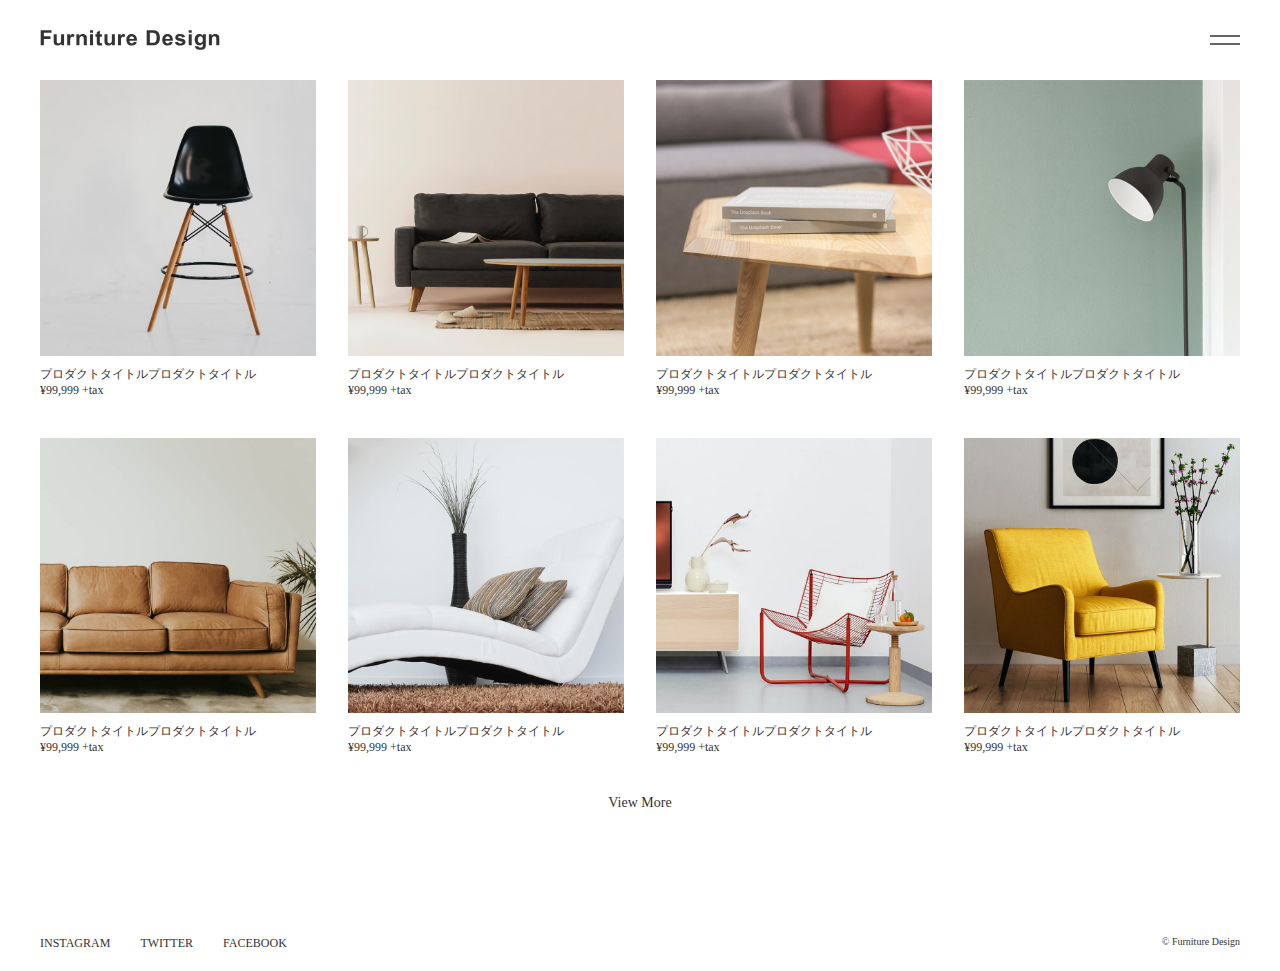
<file: index.html>
<!DOCTYPE html>
<html lang="ja">
<head>
  <meta charset="UTF-8">
  <meta http-equiv="X-UA-Compatible" content="IE=edge">
  <meta name="viewport" content="width=device-width, initial-scale=1.0">
  <title>Furniture Design</title>
  <link rel="stylesheet" href="css/reset.css">
  <link rel="stylesheet" href="css/styles.css">
</head>
  <body>
    <header id="header" class="wrapper">
      <h1><a href="index.html"><img src="img/logo.svg" alt=""></a></h1>

      <nav>
        <ul id="product-list">
          <li><a href="products.html">PRODUCTS</a></li>
          <li><a href="about.html">ABOUT</a></li>
          <li><a href="company.html">COMPANY</a></li>
          <li><a href="mailto:xxxxx@xxx.xxx.com?subject=お問い合わせ">CONTACT</a></li>
        </ul>
      </nav>

      <div id="toggle-btn">
        <span></span>
        <span></span>
      </div>

      <div id="mask"></div>

    </header>

    <main>
      <div id="top" class="wrapper">
        <ul>
          <a href="item1.html">
            <li>
              <img src="img/item1.jpg" alt="">
              <p>プロダクトタイトルプロダクトタイトル</p>
              <p>¥99,999 +tax</p>
            </li>
          </a>
          <a href="item2.html">
            <li>
              <img src="img/item2.jpg" alt="">
              <p>プロダクトタイトルプロダクトタイトル</p>
              <p>¥99,999 +tax</p>
            </li>
          </a>
          <a href="item3.html">
            <li>
              <img src="img/item3.jpg" alt="">
              <p>プロダクトタイトルプロダクトタイトル</p>
              <p>¥99,999 +tax</p>
            </li>
          </a>
          <a href="item4.html">
            <li>
              <img src="img/item4.jpg" alt="">
              <p>プロダクトタイトルプロダクトタイトル</p>
              <p>¥99,999 +tax</p>
            </li>
          </a>
          <a href="item5.html">
            <li>
              <img src="img/item5.jpg" alt="">
              <p>プロダクトタイトルプロダクトタイトル</p>
              <p>¥99,999 +tax</p>
            </li>
          </a>
          <a href="item6.html">
            <li>
              <img src="img/item6.jpg" alt="">
              <p>プロダクトタイトルプロダクトタイトル</p>
              <p>¥99,999 +tax</p>
            </li>
          </a>
          <a href="item7.html">
            <li>
              <img src="img/item7.jpg" alt="">
              <p>プロダクトタイトルプロダクトタイトル</p>
              <p>¥99,999 +tax</p>
            </li>
          </a>
          <a href="item8.html">
            <li>
              <img src="img/item8.jpg" alt="">
              <p>プロダクトタイトルプロダクトタイトル</p>
              <p>¥99,999 +tax</p>
            </li>
          </a>
        </ul>
        <div class="link">
          <a href="products.html">View More</a>
        </div>
      </div>
    </main>

    <footer id="footer" class="wrapper">
      <ul>
        <li><a href="#">INSTAGRAM</a></li>
        <li><a href="#">TWITTER</a></li>
        <li><a href="#">FACEBOOK</a></li>
      </ul>
      <p>&copy; Furniture Design</p>
    </footer>

    <script src="js/main.js"></script>
  </body>
</html>
</file>
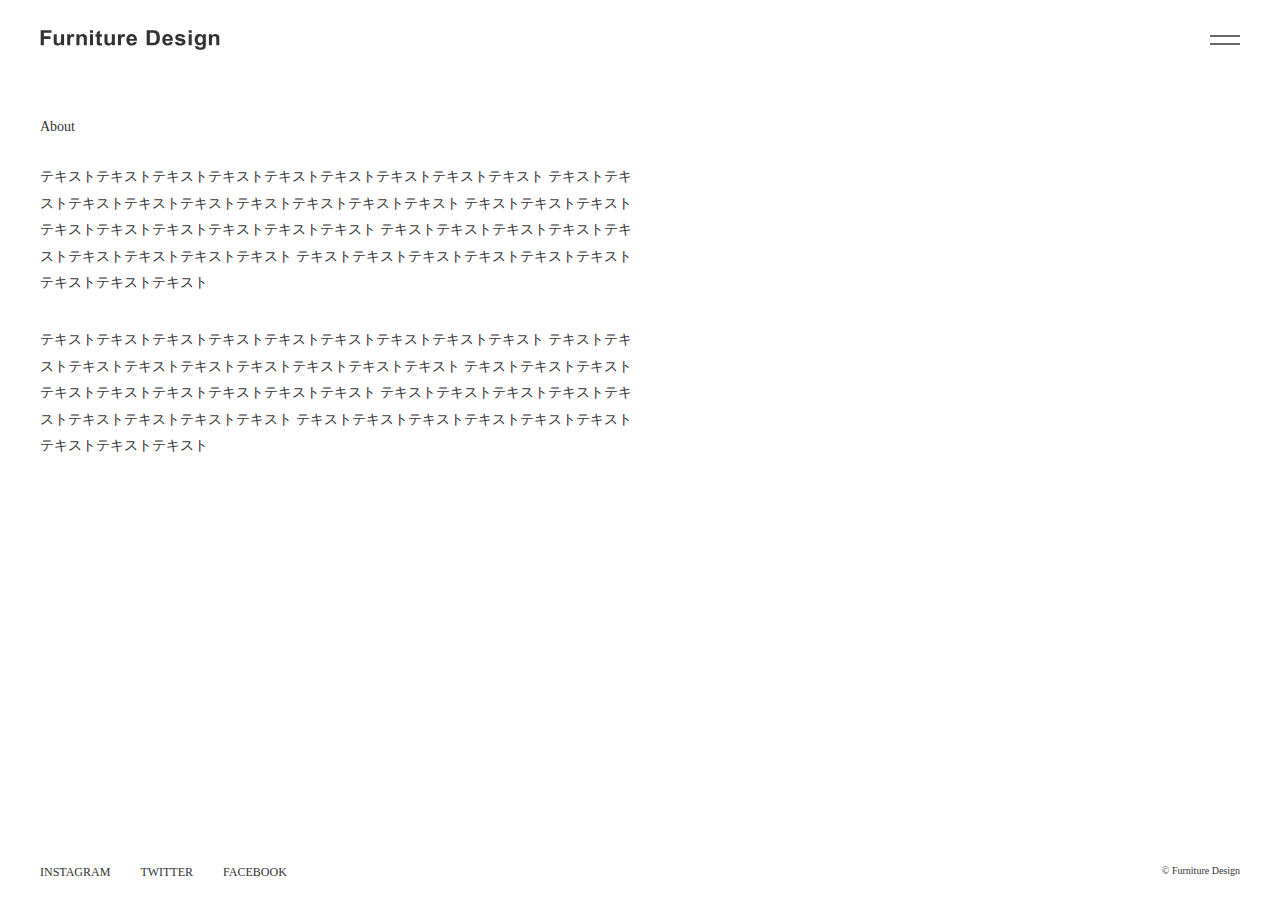
<file: about.html>
<!DOCTYPE html>
<html lang="ja">
<head>
  <meta charset="UTF-8">
  <meta http-equiv="X-UA-Compatible" content="IE=edge">
  <meta name="viewport" content="width=device-width, initial-scale=1.0">
  <title>Furniture Design</title>
  <link rel="stylesheet" href="css/reset.css">
  <link rel="stylesheet" href="css/styles.css">
</head>
  <body>
    <header id="header" class="wrapper">
      <h1><a href="index.html"><img src="img/logo.svg" alt=""></a></h1>

      <nav>
        <ul id="product-list">
          <li><a href="products.html">PRODUCTS</a></li>
          <li><a href="about.html">ABOUT</a></li>
          <li><a href="company.html">COMPANY</a></li>
          <li><a href="mailto:xxxxx@xxx.xxx.com?subject=お問い合わせ">CONTACT</a></li>
        </ul>
      </nav>

      <div id="toggle-btn">
        <span></span>
        <span></span>
      </div>

      <div id="mask"></div>

    </header>
    <div id="about" class="wrapper container">
      <h1 class="page-title">About</h1>
      <p>テキストテキストテキストテキストテキストテキストテキストテキストテキスト テキストテキストテキストテキストテキストテキストテキストテキストテキスト テキストテキストテキストテキストテキストテキストテキストテキストテキスト テキストテキストテキストテキストテキストテキストテキストテキストテキスト テキストテキストテキストテキストテキストテキストテキストテキストテキスト</p>
      <p>テキストテキストテキストテキストテキストテキストテキストテキストテキスト テキストテキストテキストテキストテキストテキストテキストテキストテキスト テキストテキストテキストテキストテキストテキストテキストテキストテキスト テキストテキストテキストテキストテキストテキストテキストテキストテキスト テキストテキストテキストテキストテキストテキストテキストテキストテキスト</p>
    </div>


    <footer id="footer" class="wrapper">
      <ul>
        <li><a href="#">INSTAGRAM</a></li>
        <li><a href="#">TWITTER</a></li>
        <li><a href="#">FACEBOOK</a></li>
      </ul>
      <p>&copy; Furniture Design</p>
    </footer>

    <script src="js/main.js"></script>
  </body>
</html>
</file>
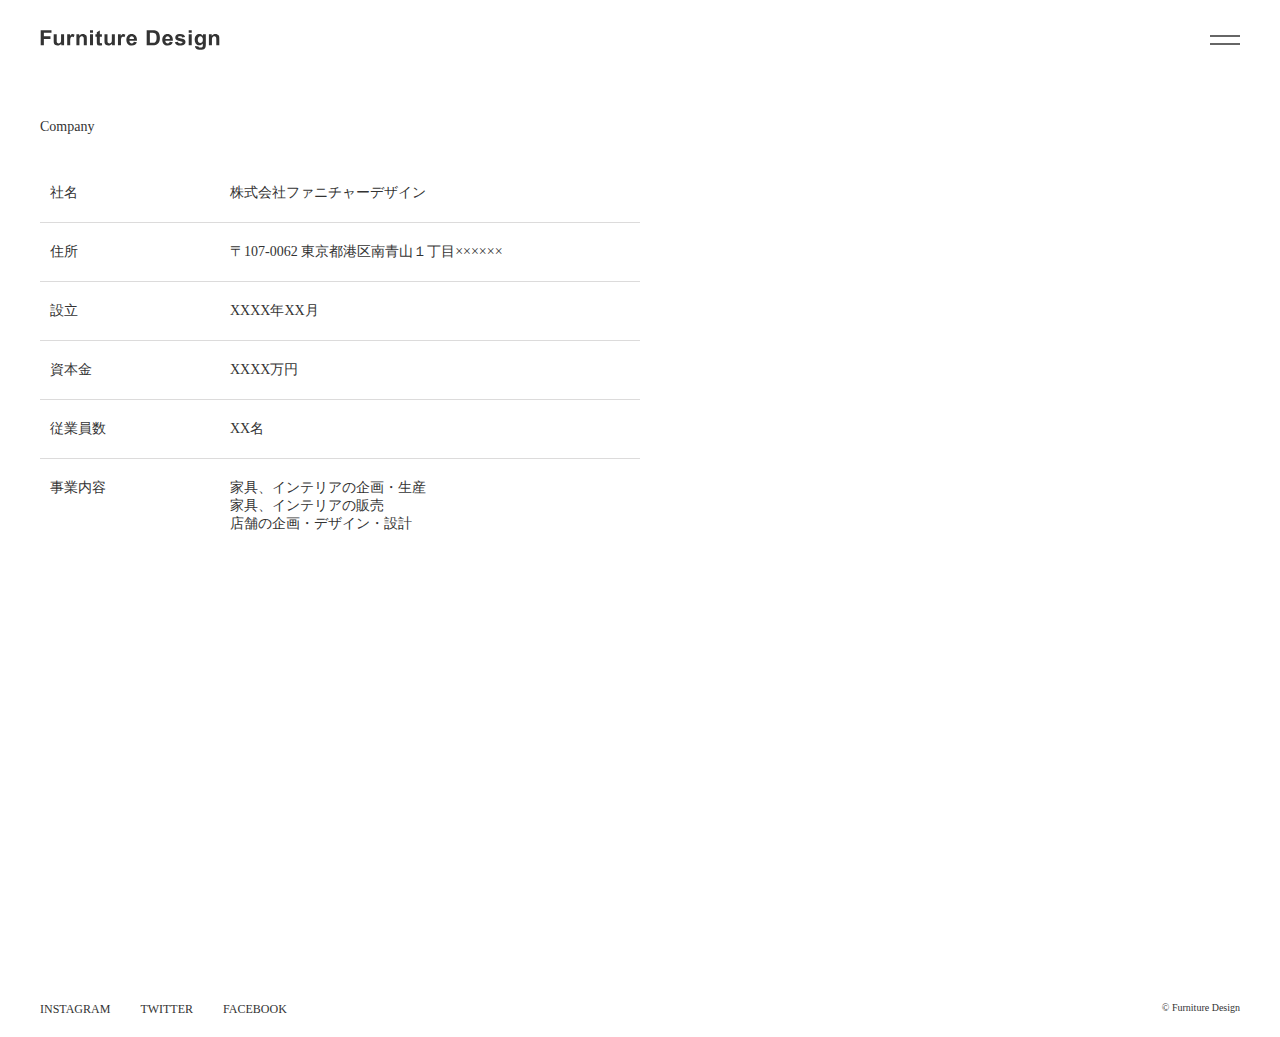
<file: company.html>
<!DOCTYPE html>
<html lang="ja">
<head>
  <meta charset="UTF-8">
  <meta http-equiv="X-UA-Compatible" content="IE=edge">
  <meta name="viewport" content="width=device-width, initial-scale=1.0">
  <title>Furniture Design</title>
  <link rel="stylesheet" href="css/reset.css">
  <link rel="stylesheet" href="css/styles.css">
</head>
  <body>
    <header id="header" class="wrapper">
      <h1><a href="index.html"><img src="img/logo.svg" alt=""></a></h1>

      <nav>
        <ul id="product-list">
          <li><a href="products.html">PRODUCTS</a></li>
          <li><a href="about.html">ABOUT</a></li>
          <li><a href="company.html">COMPANY</a></li>
          <li><a href="mailto:xxxxx@xxx.xxx.com?subject=お問い合わせ">CONTACT</a></li>
        </ul>
      </nav>

      <div id="toggle-btn">
        <span></span>
        <span></span>
      </div>

      <div id="mask"></div>

    </header>
    <div id="company" class="wrapper container">
      <h1 class="page-title">Company</h1>
      <div class="company-data">
        <dl>
          <dt>社名</dt>
          <dd>株式会社ファニチャーデザイン</dd>
          <dt>住所</dt>
          <dd>〒107-0062 東京都港区南青山１丁目××××××</dd>
          <dt>設立</dt>
          <dd>XXXX年XX月</dd>
          <dt>資本金</dt>
          <dd>XXXX万円</dd>
          <dt>従業員数</dt>
          <dd>XX名</dd>
          <dt>事業内容</dt>
          <dd>家具、インテリアの企画・生産<br>
          家具、インテリアの販売<br>
          店舗の企画・デザイン・設計</dd>
        </dl>
      </div>
      <iframe src="https://www.google.com/maps/embed?pb=!1m18!1m12!1m3!1d6482.991172457851!2d139.71463502985284!3d35.66479737079251!2m3!1f0!2f0!3f0!3m2!1i1024!2i768!4f13.1!3m3!1m2!1s0x60188b6254cc464f%3A0x99773132a4b583e6!2z44CSMTA3LTAwNjIg5p2x5Lqs6YO95riv5Yy65Y2X6Z2S5bGx!5e0!3m2!1sja!2sjp!4v1647695657178!5m2!1sja!2sjp" width="600" height="300" style="border:0;" allowfullscreen="" loading="lazy"></iframe>
    </div>


    <footer id="footer" class="wrapper">
      <ul>
        <li><a href="#">INSTAGRAM</a></li>
        <li><a href="#">TWITTER</a></li>
        <li><a href="#">FACEBOOK</a></li>
      </ul>
      <p>&copy; Furniture Design</p>
    </footer>

    <script src="js/main.js"></script>
  </body>
</html>
</file>
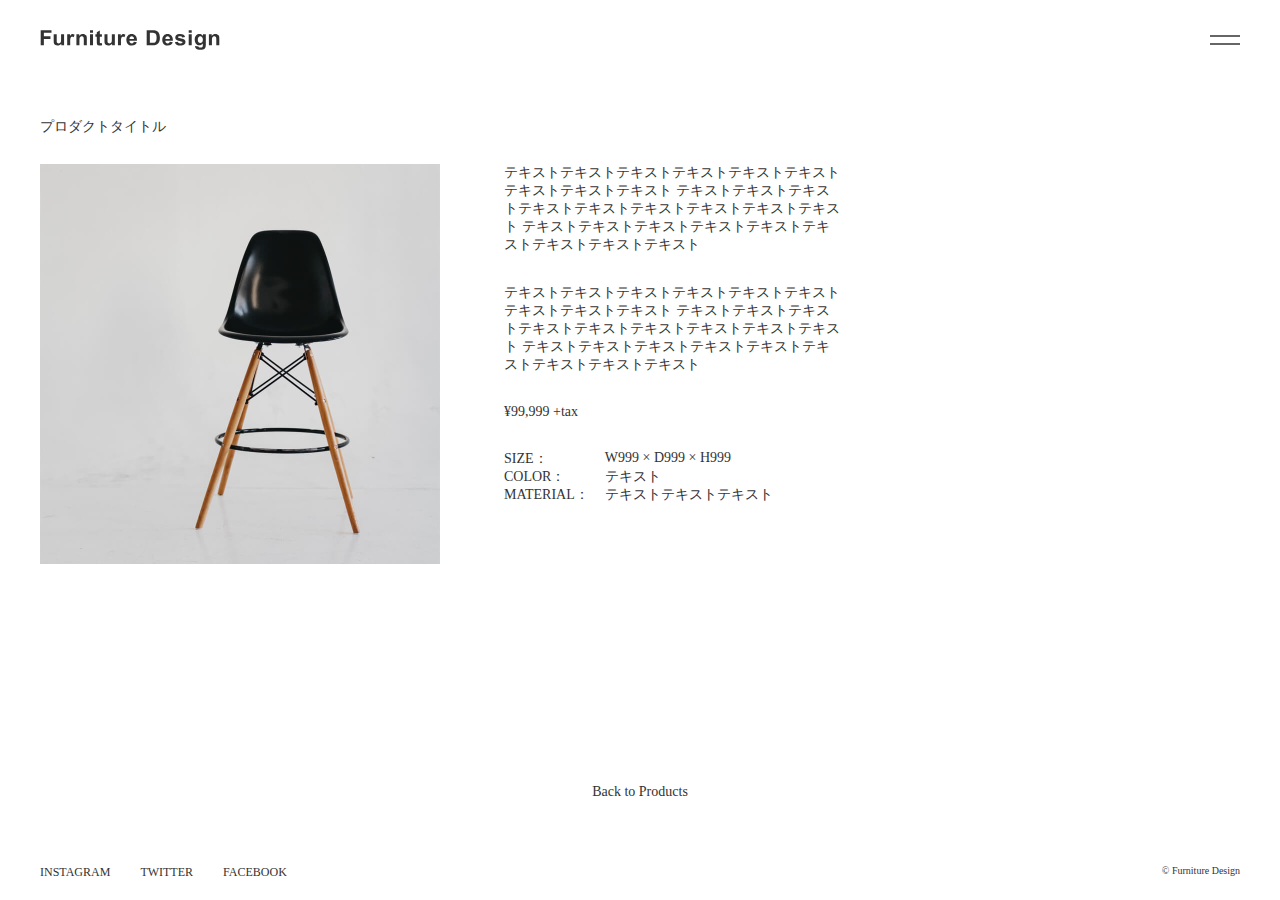
<file: item1.html>
<!DOCTYPE html>
<html lang="ja">
<head>
  <meta charset="UTF-8">
  <meta http-equiv="X-UA-Compatible" content="IE=edge">
  <meta name="viewport" content="width=device-width, initial-scale=1.0">
  <title>Furniture Design</title>
  <link rel="stylesheet" href="css/reset.css">
  <link rel="stylesheet" href="css/styles.css">
</head>
  <body>
    <header id="header" class="wrapper">
      <h1><a href="index.html"><img src="img/logo.svg" alt=""></a></h1>

      <nav>
        <ul id="product-list">
          <li><a href="products.html">PRODUCTS</a></li>
          <li><a href="about.html">ABOUT</a></li>
          <li><a href="company.html">COMPANY</a></li>
          <li><a href="mailto:xxxxx@xxx.xxx.com?subject=お問い合わせ">CONTACT</a></li>
        </ul>
      </nav>

      <div id="toggle-btn">
        <span></span>
        <span></span>
      </div>

      <div id="mask"></div>

    </header>

    <main>
      <div class="wrapper container">
        <h1 class="page-title">プロダクトタイトル</h1>
        <div class="items">
          <div class="item-image">
            <img src="img/item1.jpg" alt="">
          </div>
          <div class="item-text">
            <p>テキストテキストテキストテキストテキストテキストテキストテキストテキスト テキストテキストテキストテキストテキストテキストテキストテキストテキスト テキストテキストテキストテキストテキストテキストテキストテキストテキスト</p>
            <p>テキストテキストテキストテキストテキストテキストテキストテキストテキスト テキストテキストテキストテキストテキストテキストテキストテキストテキスト テキストテキストテキストテキストテキストテキストテキストテキストテキスト</p>
            <p>¥99,999 +tax</p>
            <dl>
              <dt>SIZE：</dt>
              <dd>W999 × D999 × H999</dd>
              <dt>COLOR：</dt>
              <dd>テキスト</dd>
              <dt>MATERIAL：</dt>
              <dd>テキストテキストテキスト</dd>
            </dl>
          </div>
        </div>
      </div>
      <div class="link">
        <a href="products.html">Back to Products</a>
      </div>
    </main>

    <footer id="footer" class="wrapper">
      <ul>
        <li><a href="#">INSTAGRAM</a></li>
        <li><a href="#">TWITTER</a></li>
        <li><a href="#">FACEBOOK</a></li>
      </ul>
      <p>&copy; Furniture Design</p>
    </footer>

    <script src="js/main.js"></script>
  </body>
</html>
</file>
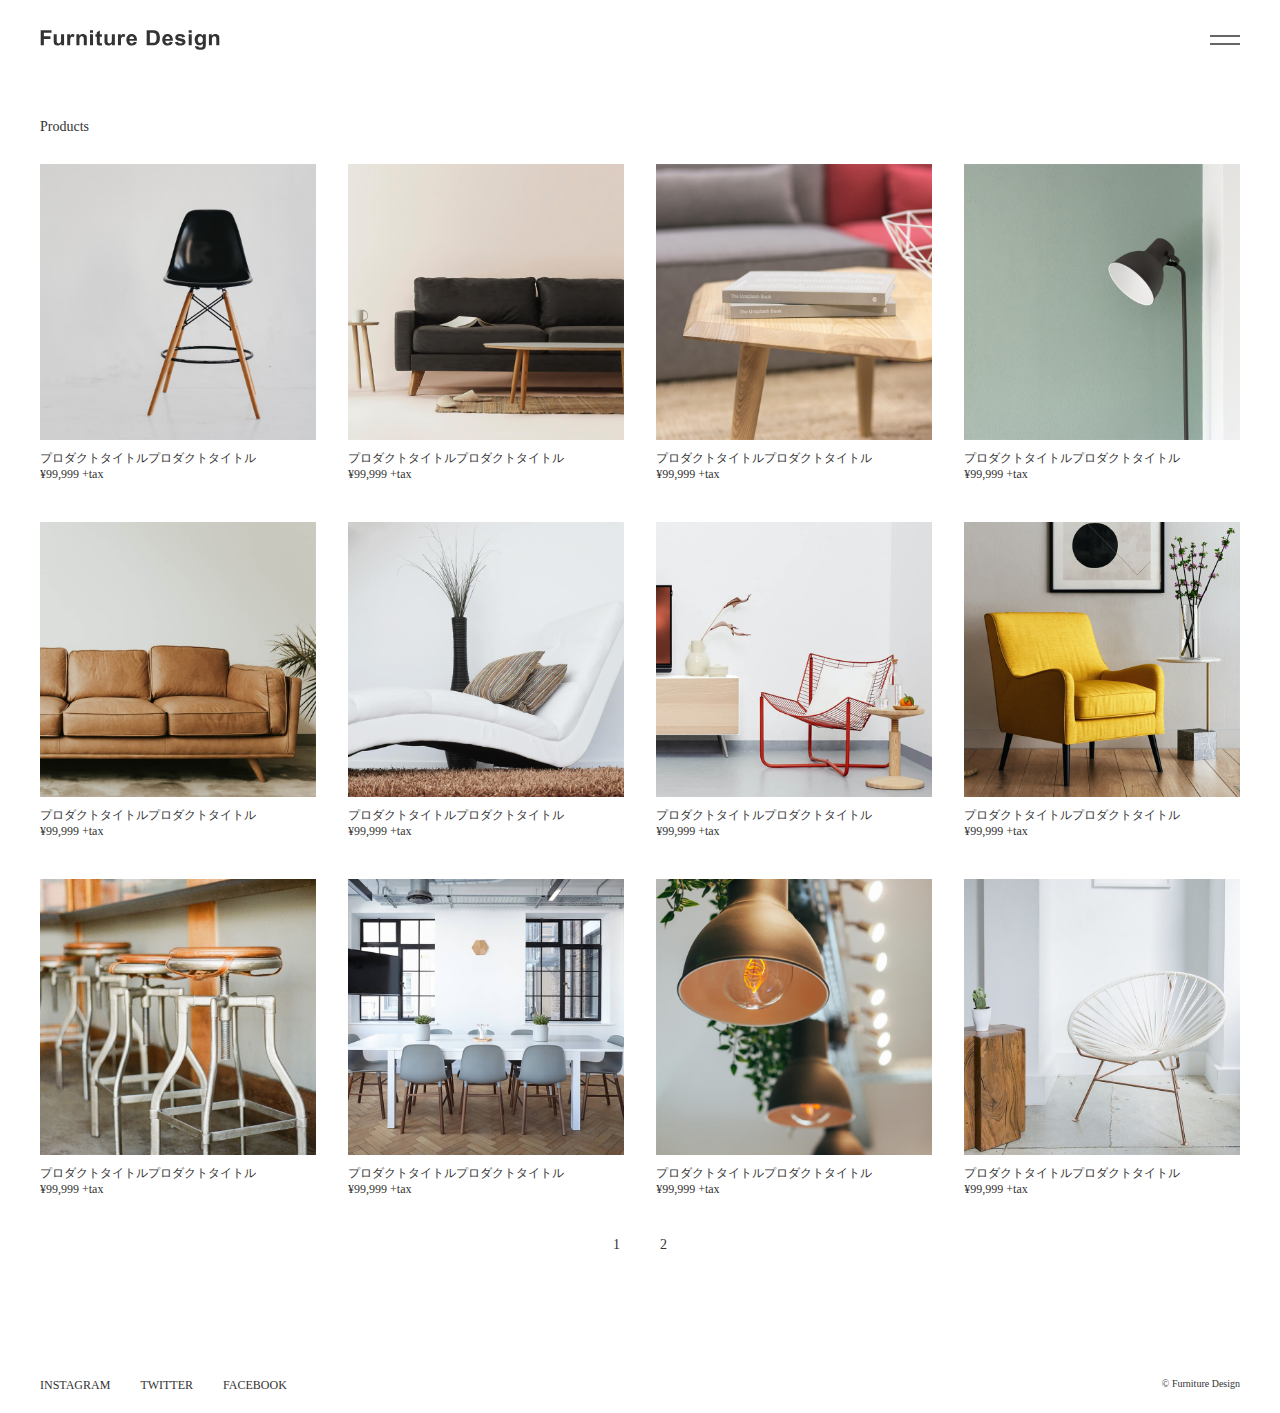
<file: products.html>
<!DOCTYPE html>
<html lang="ja">
<head>
  <meta charset="UTF-8">
  <meta http-equiv="X-UA-Compatible" content="IE=edge">
  <meta name="viewport" content="width=device-width, initial-scale=1.0">
  <title>Furniture Design</title>
  <link rel="stylesheet" href="css/reset.css">
  <link rel="stylesheet" href="css/styles.css">
</head>
  <body>
    <header id="header" class="wrapper">
      <h1><a href="index.html"><img src="img/logo.svg" alt=""></a></h1>

      <nav>
        <ul id="product-list">
          <li><a href="products.html">PRODUCTS</a></li>
          <li><a href="about.html">ABOUT</a></li>
          <li><a href="company.html">COMPANY</a></li>
          <li><a href="mailto:xxxxx@xxx.xxx.com?subject=お問い合わせ">CONTACT</a></li>
        </ul>
      </nav>

      <div id="toggle-btn">
        <span></span>
        <span></span>
      </div>

      <div id="mask"></div>

    </header>

    <main>
      <div id="top" class="wrapper products">
        <h1 class="page-title">Products</h1>
        <ul>
          <a href="">
            <li>
              <img src="img/item1.jpg" alt="">
              <p>プロダクトタイトルプロダクトタイトル</p>
              <p>¥99,999 +tax</p>
            </li>
          </a>
          <a href="">
            <li>
              <img src="img/item2.jpg" alt="">
              <p>プロダクトタイトルプロダクトタイトル</p>
              <p>¥99,999 +tax</p>
            </li>
          </a>
          <a href="">
            <li>
              <img src="img/item3.jpg" alt="">
              <p>プロダクトタイトルプロダクトタイトル</p>
              <p>¥99,999 +tax</p>
            </li>
          </a>
          <a href="">
            <li>
              <img src="img/item4.jpg" alt="">
              <p>プロダクトタイトルプロダクトタイトル</p>
              <p>¥99,999 +tax</p>
            </li>
          </a>
          <a href="">
            <li>
              <img src="img/item5.jpg" alt="">
              <p>プロダクトタイトルプロダクトタイトル</p>
              <p>¥99,999 +tax</p>
            </li>
          </a>
          <a href="">
            <li>
              <img src="img/item6.jpg" alt="">
              <p>プロダクトタイトルプロダクトタイトル</p>
              <p>¥99,999 +tax</p>
            </li>
          </a>
          <a href="">
            <li>
              <img src="img/item7.jpg" alt="">
              <p>プロダクトタイトルプロダクトタイトル</p>
              <p>¥99,999 +tax</p>
            </li>
          </a>
          <a href="">
            <li>
              <img src="img/item8.jpg" alt="">
              <p>プロダクトタイトルプロダクトタイトル</p>
              <p>¥99,999 +tax</p>
            </li>
          </a>
          <a href="">
            <li>
              <img src="img/item9.jpg" alt="">
              <p>プロダクトタイトルプロダクトタイトル</p>
              <p>¥99,999 +tax</p>
            </li>
          </a>
          <a href="">
            <li>
              <img src="img/item10.jpg" alt="">
              <p>プロダクトタイトルプロダクトタイトル</p>
              <p>¥99,999 +tax</p>
            </li>
          </a>
          <a href="">
            <li>
              <img src="img/item11.jpg" alt="">
              <p>プロダクトタイトルプロダクトタイトル</p>
              <p>¥99,999 +tax</p>
            </li>
          </a>
          <a href="">
            <li>
              <img src="img/item12.jpg" alt="">
              <p>プロダクトタイトルプロダクトタイトル</p>
              <p>¥99,999 +tax</p>
            </li>
          </a>
        </ul>
        <div class="link">
          <ul>
            <li>
              1
            </li>
            <li>
              <a href="products2.html">2</a>
            </li>
          </ul>
        </div>
      </div>
    </main>

    <footer id="footer" class="wrapper">
      <ul>
        <li><a href="#">INSTAGRAM</a></li>
        <li><a href="#">TWITTER</a></li>
        <li><a href="#">FACEBOOK</a></li>
      </ul>
      <p>&copy; Furniture Design</p>
    </footer>

    <script src="js/main.js"></script>
  </body>
</html>
</file>
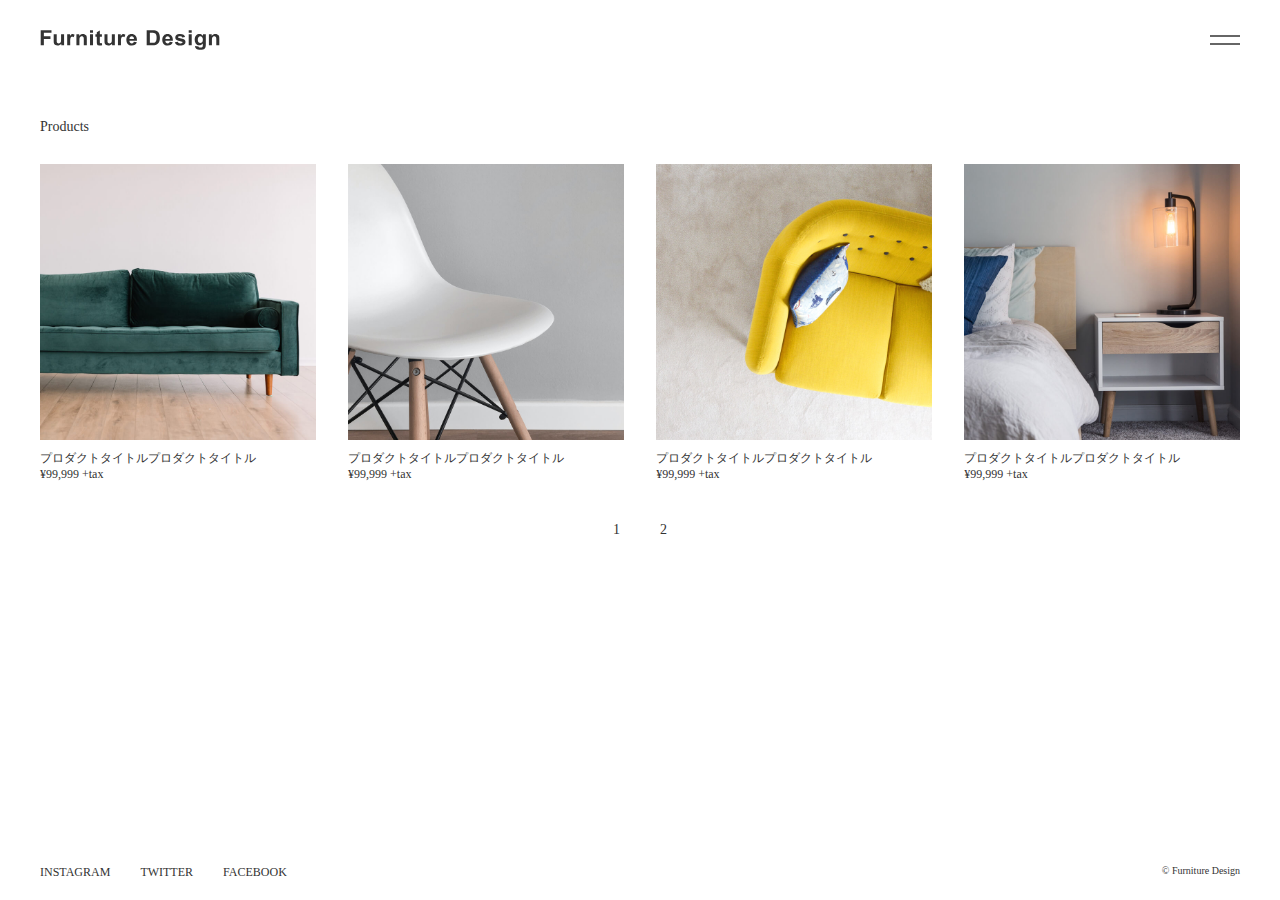
<file: products2.html>
<!DOCTYPE html>
<html lang="ja">
<head>
  <meta charset="UTF-8">
  <meta http-equiv="X-UA-Compatible" content="IE=edge">
  <meta name="viewport" content="width=device-width, initial-scale=1.0">
  <title>Furniture Design</title>
  <link rel="stylesheet" href="css/reset.css">
  <link rel="stylesheet" href="css/styles.css">
</head>
  <body>
    <header id="header" class="wrapper">
      <h1><a href="index.html"><img src="img/logo.svg" alt=""></a></h1>

      <nav>
        <ul id="product-list">
          <li><a href="products.html">PRODUCTS</a></li>
          <li><a href="about.html">ABOUT</a></li>
          <li><a href="company.html">COMPANY</a></li>
          <li><a href="mailto:xxxxx@xxx.xxx.com?subject=お問い合わせ">CONTACT</a></li>
        </ul>
      </nav>

      <div id="toggle-btn">
        <span></span>
        <span></span>
      </div>

      <div id="mask"></div>

    </header>

    <main>
      <div id="top" class="wrapper products">
        <h1 class="page-title">Products</h1>
        <ul>
          <a href="">
            <li>
              <img src="img/item13.jpg" alt="">
              <p>プロダクトタイトルプロダクトタイトル</p>
              <p>¥99,999 +tax</p>
            </li>
          </a>
          <a href="">
            <li>
              <img src="img/item14.jpg" alt="">
              <p>プロダクトタイトルプロダクトタイトル</p>
              <p>¥99,999 +tax</p>
            </li>
          </a>
          <a href="">
            <li>
              <img src="img/item15.jpg" alt="">
              <p>プロダクトタイトルプロダクトタイトル</p>
              <p>¥99,999 +tax</p>
            </li>
          </a>
          <a href="">
            <li>
              <img src="img/item16.jpg" alt="">
              <p>プロダクトタイトルプロダクトタイトル</p>
              <p>¥99,999 +tax</p>
            </li>
          </a>
        </ul>
        <div class="link">
          <ul>
            <li>
              <a href="products.html">1</a>
            </li>
            <li>
              2
            </li>
          </ul>
        </div>
      </div>
    </main>

    <footer id="footer" class="wrapper">
      <ul>
        <li><a href="#">INSTAGRAM</a></li>
        <li><a href="#">TWITTER</a></li>
        <li><a href="#">FACEBOOK</a></li>
      </ul>
      <p>&copy; Furniture Design</p>
    </footer>

    <script src="js/main.js"></script>
  </body>
</html>
</file>
<file: css/styles.css>
@charset "UTF-8";
html {
  font-size: 100%;
}

body {
  color: #333;
  font-size: 0.875rem;
  min-height: 100vh;
  position: relative;
}

img {
  width: 100%;
  vertical-align: middle;
}

ul li {
  list-style: none;
}

a {
  text-decoration: none;
  color: #333333;
}

#toggle-btn {
  position: relative;
  /*ボタン内側の基点となるためrelativeを指定*/
  width: 30px;
  height: 30px;
  cursor: pointer;
  background: #fff;
}

#toggle-btn span {
  display: inline-block;
  -webkit-transition: all .4s;
  transition: all .4s;
  /*アニメーションの設定*/
  position: absolute;
  width: 100%;
  height: 2px;
  background-color: #666;
}

#toggle-btn span:nth-child(1) {
  top: 10px;
}

#toggle-btn span:nth-child(1).open {
  -webkit-transform: translateY(4px) rotate(-45deg);
          transform: translateY(4px) rotate(-45deg);
  background-color: white;
  z-index: 20;
}

#toggle-btn span:nth-child(2) {
  bottom: 10px;
}

#toggle-btn span:nth-child(2).open {
  -webkit-transform: translateY(-4px) rotate(45deg);
          transform: translateY(-4px) rotate(45deg);
  background-color: white;
  z-index: 20;
}

#mask {
  position: fixed;
  top: 0;
  left: 0;
  background-color: #000;
  opacity: 0.8;
  z-index: 10;
  width: 100%;
  height: 100%;
  cursor: pointer;
  display: none;
}

#mask.open {
  display: block;
}

.wrapper {
  max-width: 1280px;
  padding: 0 40px;
  margin: 0 auto;
}

#header {
  position: fixed;
  left: 0;
  right: 0;
  z-index: 10;
  height: 80px;
  background-color: #fff;
  display: -webkit-box;
  display: -ms-flexbox;
  display: flex;
  -webkit-box-align: center;
      -ms-flex-align: center;
          align-items: center;
  -webkit-box-pack: justify;
      -ms-flex-pack: justify;
          justify-content: space-between;
}

#header h1 {
  display: block;
}

#header h1 img {
  width: 180px;
}

#header nav ul {
  z-index: 20;
  font-size: 0.875rem;
  position: fixed;
  width: 300px;
  top: 0;
  left: -300px;
  padding: 36px 50px;
  opacity: 1;
  display: block;
  -webkit-transition: all .5s;
  transition: all .5s;
}

#header nav ul.open {
  left: 0;
}

#header nav ul li {
  margin-bottom: 15px;
}

#header nav ul li a {
  color: white;
}

#top {
  padding-top: 80px;
  padding-bottom: 160px;
}

#top ul {
  display: -ms-grid;
  display: grid;
  -webkit-column-gap: 2.7%;
          column-gap: 2.7%;
  -ms-grid-columns: 1fr 1fr 1fr 1fr;
      grid-template-columns: 1fr 1fr 1fr 1fr;
}

#top ul a {
  cursor: pointer;
  -webkit-transition: all 0.5s;
  transition: all 0.5s;
}

#top ul a:hover {
  opacity: 0.7;
}

#top ul a li {
  margin-bottom: 40px;
}

#top ul a li img {
  margin-bottom: 10px;
}

#top ul a li p {
  text-align: left;
  font-size: 0.75rem;
}

#top .link {
  text-align: center;
}

#top .link ul {
  display: -webkit-box;
  display: -ms-flexbox;
  display: flex;
  text-align: center;
  -webkit-box-pack: center;
      -ms-flex-pack: center;
          justify-content: center;
  -webkit-column-gap: 0;
          column-gap: 0;
}

#top .link ul li {
  padding: 0 20px;
  display: inline-block;
  font-size: 0.875rem;
}

#footer {
  display: -webkit-box;
  display: -ms-flexbox;
  display: flex;
  -webkit-box-pack: justify;
      -ms-flex-pack: justify;
          justify-content: space-between;
  position: absolute;
  bottom: 20px;
  left: 0;
  right: 0;
}

#footer ul {
  display: -webkit-box;
  display: -ms-flexbox;
  display: flex;
  font-size: 0.75rem;
}

#footer ul li a {
  margin-right: 30px;
}

#footer p {
  font-size: 0.625rem;
}

.container {
  padding-top: 120px;
  padding-bottom: 160px;
}

.container .page-title {
  margin-bottom: 30px;
}

.items {
  max-width: 800px;
  display: -webkit-box;
  display: -ms-flexbox;
  display: flex;
  -webkit-box-align: start;
      -ms-flex-align: start;
          align-items: flex-start;
  -webkit-box-pack: justify;
      -ms-flex-pack: justify;
          justify-content: space-between;
  margin-bottom: 60px;
}

.items .item-image {
  width: 50%;
}

.items .item-text {
  width: 42%;
}

.items .item-text p {
  margin-bottom: 30px;
}

.items .item-text dl {
  width: 100%;
  display: -webkit-box;
  display: -ms-flexbox;
  display: flex;
  -ms-flex-wrap: wrap;
      flex-wrap: wrap;
}

.items .item-text dl dt {
  width: 30%;
}

.items .item-text dl dd {
  width: 70%;
}

.link {
  text-align: center;
}

.products .page-title {
  padding-top: 40px;
  padding-bottom: 30px;
}

#company .company-data {
  max-width: 600px;
}

#company .company-data dl {
  -webkit-box-sizing: content-box;
          box-sizing: content-box;
  display: -webkit-box;
  display: -ms-flexbox;
  display: flex;
  -ms-flex-wrap: wrap;
      flex-wrap: wrap;
  margin-bottom: 20px;
  width: 100%;
}

#company .company-data dl dt {
  width: 30%;
  padding: 20px 10px;
  -webkit-box-sizing: border-box;
          box-sizing: border-box;
  border-bottom: 1px solid #dcdbdb;
}

#company .company-data dl dt:last-of-type {
  border: none;
}

#company .company-data dl dd {
  width: 70%;
  padding: 20px 10px;
  -webkit-box-sizing: border-box;
          box-sizing: border-box;
  border-bottom: 1px solid #dcdbdb;
}

#company .company-data dl dd:last-of-type {
  border: none;
}

#company iframe {
  -webkit-filter: grayscale(1);
          filter: grayscale(1);
}

#about {
  max-width: 600px;
  margin-left: 0;
}

#about p {
  line-height: 1.9;
  margin-bottom: 30px;
}

@media screen and (max-width: 900px) {
  #top ul {
    display: -ms-grid;
    display: grid;
    -webkit-column-gap: 5.7%;
            column-gap: 5.7%;
    -ms-grid-columns: 1fr 1fr;
        grid-template-columns: 1fr 1fr;
  }
  .items {
    -webkit-box-orient: vertical;
    -webkit-box-direction: normal;
        -ms-flex-direction: column;
            flex-direction: column;
  }
  .items .item-image {
    width: 100%;
    margin-bottom: 30px;
  }
  .items .item-text {
    width: 100%;
  }
  #company .company-data dl {
    -webkit-box-orient: vertical;
    -webkit-box-direction: normal;
        -ms-flex-direction: column;
            flex-direction: column;
  }
  #company .company-data dl dt {
    padding-bottom: 10px;
    width: 100%;
    border: none;
  }
  #company .company-data dl dd {
    width: 100%;
    padding-top: 0;
  }
  #company .company-data dl dd:last-of-type {
    border: none;
  }
}
/*# sourceMappingURL=styles.css.map */
</file>
